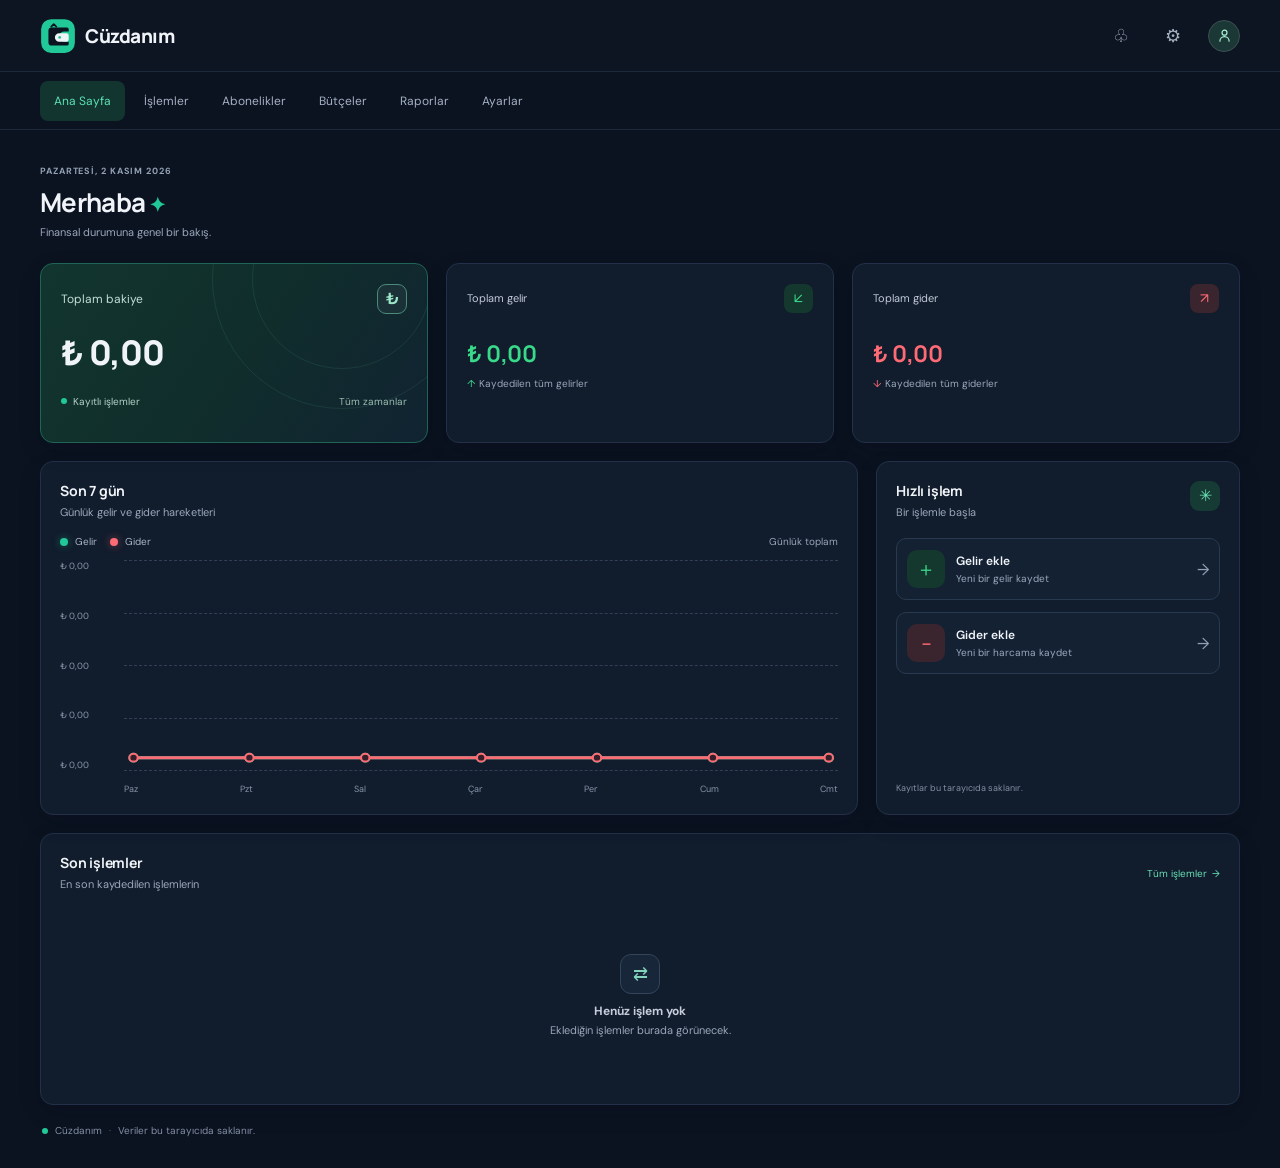
<file: index.html>
<!doctype html>
<html lang="tr">
  <head>
    <meta charset="utf-8" />
    <meta name="viewport" content="width=device-width, initial-scale=1" />
    <meta name="theme-color" content="#0b1220" />
    <meta name="description" content="Cüzdanım kişisel finans dashboard örneği." />
    <title>Cüzdanım | Ana Sayfa</title>
    <script>try { const t = localStorage.getItem('cuzdanim.theme'); if (t === 'dark' || t === 'light') document.documentElement.dataset.theme = t; } catch {}</script>
    <link rel="stylesheet" href="styles.css" />
    <script type="module" src="app.js"></script>
  </head>
  <body>
    <div class="app-shell">
      <header class="topbar">
        <a class="brand" href="#home" aria-label="Cüzdanım ana sayfa">
          <img class="brand-logo" src="assets/images/cuzdanim-logo.svg" alt="" aria-hidden="true" /><span>Cüzdanım</span>
        </a>
        <div class="topbar-actions">
          <button class="icon-button notification-button" type="button" aria-label="Bildirimler" aria-expanded="false" aria-controls="notification-panel"><span aria-hidden="true">♧</span><span class="notification-count" id="notification-count" hidden></span></button>
          <a class="icon-button settings-button" href="#settings" aria-label="Ayarlar">⚙</a>
          <div class="avatar" aria-label="Profil">
            <svg class="avatar-icon" viewBox="0 0 24 24" fill="none" aria-hidden="true">
              <circle cx="12" cy="8" r="3.5" />
              <path d="M5.5 20a6.5 6.5 0 0 1 13 0" />
            </svg>
          </div>
        </div>
        <section class="notification-panel" id="notification-panel" aria-labelledby="notification-title" hidden>
          <div class="notification-panel-heading"><div><h2 id="notification-title">Bildirimler</h2><p id="notification-summary" class="muted">Bildirimler yükleniyor…</p></div><button id="notifications-read-all" type="button" class="notification-read-all" hidden>Tümünü okundu işaretle</button></div>
          <div class="notification-list" id="notification-list" aria-live="polite"><p class="notification-empty">Bildirimler yükleniyor…</p></div>
        </section>
      </header>

      <nav class="desktop-nav" aria-label="Ana navigasyon">
        <a class="active" href="#home" aria-current="page">Ana Sayfa</a>
        <a href="#transactions">İşlemler</a><a href="#subscriptions">Abonelikler</a><a href="#budgets">Bütçeler</a>
        <a href="#reports">Raporlar</a><a href="#settings">Ayarlar</a>
      </nav>

      <main id="home" class="dashboard">
        <section class="welcome-row">
          <div><p class="eyebrow">PAZARTESİ, 2 KASIM 2026</p><h1>Merhaba <span aria-hidden="true">✦</span></h1><p class="muted">Finansal durumuna genel bir bakış.</p></div>
        </section>

        <section class="overview-grid" aria-label="Finansal özet">
          <article class="balance-card">
            <div class="balance-top"><span class="balance-label">Toplam bakiye</span><span class="balance-symbol" aria-hidden="true">₺</span></div>
            <p class="balance-amount" id="dashboard-balance">₺ 0,00</p>
            <div class="balance-bottom"><span><i class="status-dot"></i> Kayıtlı işlemler</span><span class="balance-period">Tüm zamanlar</span></div>
            <div class="balance-orb orb-one"></div><div class="balance-orb orb-two"></div>
          </article>
          <article class="card metric-card income-card">
            <div class="metric-heading"><span>Toplam gelir</span><span class="metric-icon" aria-hidden="true">↙</span></div>
            <p class="metric-value" id="dashboard-income">₺ 0,00</p>
            <p class="metric-caption"><span class="positive-mark">↑</span> Kaydedilen tüm gelirler</p>
          </article>
          <article class="card metric-card expense-card">
            <div class="metric-heading"><span>Toplam gider</span><span class="metric-icon" aria-hidden="true">↗</span></div>
            <p class="metric-value" id="dashboard-expense">₺ 0,00</p>
            <p class="metric-caption"><span class="negative-mark">↓</span> Kaydedilen tüm giderler</p>
          </article>
        </section>

        <section class="main-grid">
          <article class="card chart-card" aria-labelledby="chart-title">
            <div class="section-heading"><div><h2 id="chart-title">Son 7 gün</h2><p class="muted">Günlük gelir ve gider hareketleri</p></div></div>
            <div class="chart-legend"><span class="legend-item"><i class="legend-dot"></i> Gelir</span><span class="legend-item"><i class="legend-dot legend-expense"></i> Gider</span><span class="chart-range">Günlük toplam</span></div>
            <div class="chart-wrap" id="dashboard-chart" role="img" aria-label="Son yedi günlük gelir ve gider grafiği">
              <div class="y-axis"><span>₺ 0,00</span><span>₺ 0,00</span><span>₺ 0,00</span><span>₺ 0,00</span><span>₺ 0,00</span></div>
              <div class="plot">
                <div class="grid-lines" aria-hidden="true"><i></i><i></i><i></i><i></i><i></i></div>
                <svg class="chart-svg" viewBox="0 0 600 190" preserveAspectRatio="none" aria-hidden="true">
                  <defs><linearGradient id="area-fill" x1="0" x2="0" y1="0" y2="1"><stop offset="0%" stop-color="#20c997" stop-opacity=".27"/><stop offset="100%" stop-color="#20c997" stop-opacity="0"/></linearGradient></defs>
                </svg>
                <div class="x-axis" id="dashboard-chart-labels"></div>
              </div>
            </div>
          </article>

          <article class="card quick-card" aria-labelledby="quick-title">
            <div class="section-heading"><div><h2 id="quick-title">Hızlı işlem</h2><p class="muted">Bir işlemle başla</p></div><span class="quick-spark" aria-hidden="true">✳</span></div>
            <button class="quick-action quick-income" type="button" data-transaction="income"><span class="quick-icon" aria-hidden="true">＋</span><span><strong>Gelir ekle</strong><small>Yeni bir gelir kaydet</small></span><span class="quick-arrow" aria-hidden="true">→</span></button>
            <button class="quick-action quick-expense" type="button" data-transaction="expense"><span class="quick-icon" aria-hidden="true">−</span><span><strong>Gider ekle</strong><small>Yeni bir harcama kaydet</small></span><span class="quick-arrow" aria-hidden="true">→</span></button>
            <p class="quick-note">Kayıtlar bu tarayıcıda saklanır.</p>
          </article>
        </section>

        <section class="card transactions-card" id="recent-transactions" aria-labelledby="transactions-title">
          <div class="section-heading"><div><h2 id="transactions-title">Son işlemler</h2><p class="muted">En son kaydedilen işlemlerin</p></div><a class="view-all" href="#transactions">Tüm işlemler <span aria-hidden="true">→</span></a></div>
          <div class="transaction-list" id="dashboard-transactions" aria-live="polite">
            <div class="transactions-empty"><span class="empty-icon" aria-hidden="true">⇄</span><strong>Henüz işlem yok</strong><span>Eklediğin işlemler burada görünecek.</span></div>
          </div>
        </section>
        <footer class="page-footer"><span class="footer-dot"></span> Cüzdanım <span class="footer-separator">·</span> Veriler bu tarayıcıda saklanır.</footer>

        <section class="transactions-view" id="transactions-view" aria-labelledby="all-transactions-title" hidden>
          <div class="transactions-page-heading">
            <div><p class="eyebrow">CÜZDAN HAREKETLERİ</p><h1 id="all-transactions-title">İşlemler</h1><p class="muted">Gelir ve gider kayıtlarını ara, filtrele ve yönet.</p></div>
            <button class="button button-primary transactions-add" type="button" data-transaction="expense">＋ İşlem ekle</button>
          </div>
          <section class="card transactions-toolbar" aria-label="İşlem filtreleri">
            <label class="transactions-search">Ara
              <input id="transactions-search" type="search" placeholder="Açıklama veya kategori" autocomplete="off" />
            </label>
            <label>İşlem türü
              <select id="transactions-type"><option value="all">Tümü</option><option value="income">Gelir</option><option value="expense">Gider</option></select>
            </label>
            <label>Kategori
              <select id="transactions-category"><option value="all">Tüm kategoriler</option></select>
            </label>
            <label>Sıralama
              <select id="transactions-sort"><option value="desc">En yeni</option><option value="asc">En eski</option></select>
            </label>
          </section>
          <section class="card all-transactions-card" aria-label="İşlem listesi">
            <p class="transactions-count" id="transactions-count" aria-live="polite"></p>
            <div class="all-transaction-list" id="all-transactions-list" aria-live="polite"></div>
            <button class="button transactions-load-more" id="transactions-load-more" type="button" hidden>Daha fazla yükle</button>
          </section>
        </section>

        <section class="subscriptions-view" id="subscriptions-view" aria-labelledby="subscriptions-title" hidden>
          <div class="subscriptions-page-heading">
            <div><p class="eyebrow">DÜZENLİ ÖDEMELER</p><h1 id="subscriptions-title">Abonelikler</h1><p class="muted">Aboneliklerini ve yaklaşan ödemelerini yönet.</p></div>
            <button class="button button-primary subscription-add-button" type="button">＋ Abonelik ekle</button>
          </div>
          <p class="subscription-feedback" id="subscriptions-feedback" role="status" aria-live="polite"></p>

          <section class="subscription-summary-grid" aria-label="Abonelik özeti" aria-busy="true">
            <article class="card subscription-summary-card">
              <span>Aylık maliyet</span><strong id="subscription-monthly-cost">—</strong><small>Aktif aboneliklerin aylık karşılığı</small>
            </article>
            <article class="card subscription-summary-card">
              <span>Yıllık maliyet</span><strong id="subscription-yearly-cost">—</strong><small>Aktif aboneliklerin yıllık karşılığı</small>
            </article>
            <article class="card subscription-summary-card subscription-count-card">
              <span>Aktif abonelik</span><strong id="subscription-active-count">—</strong><small>İptal edilmemiş abonelikler</small>
            </article>
          </section>

          <section class="card subscription-section upcoming-section" aria-labelledby="upcoming-title">
            <div class="section-heading"><div><h2 id="upcoming-title">Yaklaşan ödemeler</h2><p class="muted">Vadesi geçen ve önümüzdeki 30 gündeki ödemeler</p></div></div>
            <div class="upcoming-group" id="overdue-payments-group" hidden><h3>Vadesi geçmiş</h3><div class="upcoming-list" id="overdue-payments"></div></div>
            <div class="upcoming-group" id="upcoming-payments-group" hidden><h3>Yaklaşan</h3><div class="upcoming-list" id="upcoming-payments"></div></div>
            <div class="subscription-empty" id="upcoming-empty" hidden>Önümüzdeki 30 gün için ödeme bulunmuyor.</div>
          </section>

          <section class="subscription-section" aria-labelledby="active-subscriptions-title">
            <div class="section-heading subscription-list-heading"><div><h2 id="active-subscriptions-title">Aktif abonelikler</h2><p class="muted">Düzenli ödemelerin ve sonraki vadeleri</p></div></div>
            <div class="subscription-list" id="active-subscriptions" aria-live="polite"><div class="subscription-loading">Abonelikler yükleniyor…</div></div>
          </section>

          <section class="subscription-section cancelled-section" aria-labelledby="cancelled-subscriptions-title">
            <div class="section-heading subscription-list-heading"><div><h2 id="cancelled-subscriptions-title">İptal edilen abonelikler</h2><p class="muted">Ödeme geçmişi korunur</p></div></div>
            <div class="subscription-list" id="cancelled-subscriptions" aria-live="polite"><div class="subscription-loading">Abonelikler yükleniyor…</div></div>
          </section>
        </section>

        <section class="budgets-view" id="budgets-view" aria-labelledby="budgets-title" hidden>
          <div class="budgets-page-heading">
            <div><p class="eyebrow">AYLIK HARCAMA PLANI</p><h1 id="budgets-title">Bütçeler</h1><p class="muted">Kategorilerine göre bu ayki harcamalarını takip et.</p></div>
            <button class="button button-primary budget-add-button" type="button">＋ Bütçe ekle</button>
          </div>
          <p class="budget-feedback" id="budgets-feedback" role="status" aria-live="polite"></p>
          <section class="budget-summary-grid" aria-label="Bütçe özeti" aria-busy="true">
            <article class="card budget-summary-card"><span>Toplam aylık bütçe</span><strong id="budget-total-amount">—</strong></article>
            <article class="card budget-summary-card"><span>Bu ay harcanan</span><strong id="budget-total-spent">—</strong></article>
            <article class="card budget-summary-card"><span>Kalan bütçe</span><strong id="budget-total-remaining">—</strong></article>
          </section>
          <section class="budget-list-section" aria-labelledby="budget-list-title">
            <div class="section-heading"><div><h2 id="budget-list-title">Kategori bütçeleri</h2><p class="muted">Harcamalar mevcut gider kayıtlarından hesaplanır.</p></div></div>
            <div class="budget-list" id="budget-list" aria-live="polite"><div class="budget-loading">Bütçeler yükleniyor…</div></div>
          </section>
        </section>

        <section class="reports-view" id="reports-view" aria-labelledby="reports-title" hidden>
          <div class="reports-page-heading">
            <div><p class="eyebrow">GELİR VE GİDER ANALİZİ</p><h1 id="reports-title">Raporlar</h1><p class="muted">Finansal hareketlerini seçtiğin döneme göre incele.</p></div>
          </div>
          <section class="card reports-filter" aria-label="Rapor tarih filtresi">
            <label for="reports-period">Dönem</label>
            <select id="reports-period">
              <option value="this-month">Bu ay</option>
              <option value="last-month">Geçen ay</option>
              <option value="last-6-months">Son 6 ay</option>
              <option value="last-12-months">Son 12 ay</option>
              <option value="custom">Özel tarih aralığı</option>
            </select>
            <div class="reports-custom-range" id="reports-custom-range" hidden>
              <label>Başlangıç<input id="reports-start-date" type="date" /></label>
              <label>Bitiş<input id="reports-end-date" type="date" /></label>
              <button class="button button-primary" id="reports-apply-range" type="button">Uygula</button>
            </div>
          </section>
          <p class="reports-feedback" id="reports-feedback" role="status" aria-live="polite"></p>
          <section class="reports-summary-grid" aria-label="Finansal özet" aria-busy="true">
            <article class="card report-metric"><span>Toplam gelir</span><strong id="report-income">—</strong><small id="report-income-change">Önceki döneme göre —</small></article>
            <article class="card report-metric"><span>Toplam gider</span><strong id="report-expense">—</strong><small id="report-expense-change">Önceki döneme göre —</small></article>
            <article class="card report-metric"><span>Net tasarruf</span><strong id="report-net">—</strong><small id="report-net-change">Önceki döneme göre —</small></article>
            <article class="card report-metric"><span>Tasarruf oranı</span><strong id="report-savings-rate">—</strong><small>Net tasarruf / toplam gelir</small></article>
          </section>
          <p class="reports-range-label" id="reports-range-label"></p>

          <section class="reports-chart-grid">
            <article class="card report-panel monthly-report-panel">
              <div class="section-heading"><div><h2>Aylık gelir ve gider</h2><p class="muted">Seçilen dönemin aylık toplamları</p></div></div>
              <div class="report-chart-legend"><span><i class="report-legend-income"></i> Gelir</span><span><i class="report-legend-expense"></i> Gider</span></div>
              <div class="report-monthly-chart" id="reports-monthly-chart" aria-label="Aylık gelir gider grafiği"></div>
              <p class="report-chart-empty" id="reports-monthly-empty" hidden>Bu dönemde gelir veya gider kaydı yok.</p>
            </article>
            <article class="card report-panel category-report-panel">
              <div class="section-heading"><div><h2>Gider dağılımı</h2><p class="muted">Kategori bazında seçilen dönem</p></div></div>
              <div class="report-donut-wrap">
                <div class="report-donut" id="reports-donut" role="img" aria-label="Kategori bazında gider dağılımı"><span id="reports-donut-total">₺ 0,00</span><small>Toplam gider</small></div>
              </div>
              <ul class="report-category-legend" id="reports-category-legend"></ul>
              <p class="report-chart-empty" id="reports-category-empty" hidden>Bu dönemde gider kaydı yok.</p>
            </article>
          </section>

          <section class="reports-analysis-grid">
            <article class="card report-panel top-category-panel">
              <div class="section-heading"><div><h2>En çok harcama yapılanlar</h2><p class="muted">İlk 5 kategori ve gider içindeki payı</p></div></div>
              <ol class="report-top-categories" id="reports-top-categories"></ol>
              <p class="report-chart-empty" id="reports-top-empty" hidden>Karşılaştırma için gider kaydı yok.</p>
            </article>
            <article class="card report-panel savings-panel">
              <div class="section-heading"><div><h2>Aylık tasarruf analizi</h2><p class="muted">Gelir ile gider arasındaki fark</p></div></div>
              <strong class="report-period-net" id="reports-period-net">—</strong>
              <div class="report-savings-months" id="reports-savings-months"></div>
              <p class="report-chart-empty" id="reports-savings-empty" hidden>Bu dönemde tasarruf verisi yok.</p>
            </article>
          </section>
        </section>

        <section class="settings-view" id="settings-view" aria-labelledby="settings-title" hidden>
          <div class="settings-page-heading"><div><p class="eyebrow">UYGULAMA TERCİHLERİ</p><h1 id="settings-title">Ayarlar</h1><p class="muted">Görünümü ve cihazındaki verileri yönet.</p></div></div>
          <p class="settings-feedback" id="settings-feedback" role="status" aria-live="polite"></p>
          <section class="card settings-card" aria-labelledby="appearance-title">
            <div class="settings-card-heading"><h2 id="appearance-title">Görünüm</h2><p class="muted">Tema tercihin bu cihazda saklanır.</p></div>
            <label class="settings-field">Tema
              <select id="settings-theme"><option value="dark">Koyu tema</option><option value="light">Açık tema</option></select>
            </label>
          </section>
          <section class="card settings-card" aria-labelledby="data-overview-title">
            <div class="settings-card-heading"><h2 id="data-overview-title">Veri özeti</h2><p class="muted">Bu cihazdaki IndexedDB kayıtları</p></div>
            <dl class="settings-stat-list" id="settings-stat-list" aria-busy="true">
              <div><dt>Toplam işlem</dt><dd id="settings-transaction-count">—</dd></div>
              <div><dt>Aktif abonelik</dt><dd id="settings-subscription-count">—</dd></div>
              <div><dt>Bütçe</dt><dd id="settings-budget-count">—</dd></div>
              <div><dt>Veritabanı sürümü</dt><dd id="settings-database-version">—</dd></div>
              <div><dt>Son yedekleme</dt><dd id="settings-last-backup">Henüz yedek alınmadı</dd></div>
            </dl>
          </section>
          <section class="card settings-card" aria-labelledby="backup-title">
            <div class="settings-card-heading"><h2 id="backup-title">Yedekleme ve geri yükleme</h2><p class="muted">Tüm kayıtların tek bir JSON dosyasına aktarılır.</p></div>
            <div class="settings-action-row">
              <button class="button button-primary" id="backup-export" type="button">Yedeği indir</button>
              <input id="backup-file" class="settings-file-input" type="file" accept="application/json,.json" />
              <label class="button settings-file-label" for="backup-file">JSON yedeği seç</label>
            </div>
            <p class="settings-note">Geri yükleme mevcut uygulama verilerinin tamamını yedekteki kayıtlarla değiştirir. Önce yedek indirmek iyi bir korumadır.</p>
          </section>
          <section class="card settings-card settings-reset-card" aria-labelledby="reset-title">
            <div class="settings-card-heading"><h2 id="reset-title">Tüm verileri sıfırla</h2><p class="muted">Bu işlem geri alınamaz. İşlemler, özel kategoriler, abonelikler, ödeme geçmişi ve bütçeler silinir; varsayılan kategoriler korunur.</p></div>
            <button class="button button-danger" id="data-reset" type="button">Tüm uygulama verilerini sıfırla</button>
          </section>
        </section>
      </main>

      <nav class="mobile-nav" aria-label="Ana navigasyon">
        <a href="#home" aria-current="page"><span aria-hidden="true">⌂</span><small>Ana Sayfa</small></a>
        <a href="#transactions"><span aria-hidden="true">⇄</span><small>İşlemler</small></a>
        <a href="#subscriptions"><span aria-hidden="true">⟳</span><small>Abonelikler</small></a>
        <a href="#budgets"><span aria-hidden="true">▤</span><small>Bütçeler</small></a>
        <a href="#reports"><span aria-hidden="true">▥</span><small>Raporlar</small></a>
        <a href="#settings"><span aria-hidden="true">⚙</span><small>Ayarlar</small></a>
      </nav>

      <dialog class="transaction-dialog" aria-labelledby="dialog-title">
        <form class="dialog-form" novalidate>
          <button class="dialog-close" type="button" aria-label="Kapat">×</button>
          <span class="dialog-icon" aria-hidden="true">＋</span>
          <h2 id="dialog-title">İşlem ekle</h2>
          <p class="muted">Gelir veya gider kaydını cüzdanına ekle.</p>
          <label>İşlem türü
            <select id="transaction-type" name="type" required>
              <option value="income">Gelir</option>
              <option value="expense">Gider</option>
            </select>
          </label>
          <label>Tutar (TL)
            <input id="transaction-amount" name="amount" type="text" inputmode="decimal" autocomplete="off" placeholder="Örn. 1.250,75" required />
          </label>
          <label>Kategori
            <select id="transaction-category" name="categoryId" required>
              <option value="">Kategori seç</option>
            </select>
          </label>
          <label>Tarih<input id="transaction-date" name="date" type="date" required /></label>
          <label>Açıklama<input id="transaction-description" name="description" type="text" maxlength="120" placeholder="Örn. Market alışverişi" autocomplete="off" required /></label>
          <p class="form-feedback" role="status" aria-live="polite"></p>
          <button class="button button-primary dialog-submit" type="submit">İşlemi kaydet</button>
        </form>
      </dialog>
      <dialog class="confirm-dialog" id="delete-confirm-dialog" aria-labelledby="delete-confirm-title">
        <form method="dialog" class="confirm-dialog-content">
          <h2 id="delete-confirm-title">İşlem silinsin mi?</h2>
          <p class="muted">Bu işlem kalıcı olarak silinecek.</p>
          <div class="confirm-actions"><button class="button" value="cancel">Vazgeç</button><button class="button button-danger" value="confirm">İşlemi sil</button></div>
        </form>
      </dialog>
      <dialog class="subscription-dialog" id="subscription-dialog" aria-labelledby="subscription-dialog-title">
        <form class="dialog-form subscription-form" id="subscription-form" novalidate>
          <button class="dialog-close" type="button" aria-label="Kapat">×</button>
          <span class="dialog-icon" aria-hidden="true">⟳</span>
          <h2 id="subscription-dialog-title">Abonelik ekle</h2>
          <p class="muted">Düzenli ödemenin bilgilerini gir.</p>
          <label>Abonelik adı
            <input id="subscription-name" name="name" type="text" maxlength="100" placeholder="Örn. Müzik üyeliği" autocomplete="off" required />
          </label>
          <label>Tutar (TL)
            <input id="subscription-amount" name="amount" type="text" inputmode="decimal" autocomplete="off" placeholder="Örn. 149,90" required />
          </label>
          <label>Ödeme periyodu
            <select id="subscription-period" name="period" required><option value="monthly">Aylık</option><option value="yearly">Yıllık</option></select>
          </label>
          <label>Sonraki ödeme tarihi
            <input id="subscription-next-date" name="nextPaymentDate" type="date" required />
          </label>
          <label>Gider kategorisi
            <select id="subscription-category" name="categoryId" required><option value="">Kategoriler yükleniyor…</option></select>
          </label>
          <p class="form-feedback" id="subscription-form-feedback" role="status" aria-live="polite"></p>
          <button class="button button-primary dialog-submit" id="subscription-submit" type="submit">Aboneliği kaydet</button>
        </form>
      </dialog>
      <dialog class="confirm-dialog" id="subscription-confirm-dialog" aria-labelledby="subscription-confirm-title">
        <form method="dialog" class="confirm-dialog-content">
          <h2 id="subscription-confirm-title">Onay</h2>
          <p class="muted" id="subscription-confirm-message"></p>
          <div class="confirm-actions"><button class="button" value="cancel">Vazgeç</button><button class="button button-primary" id="subscription-confirm-action" value="confirm">Onayla</button></div>
        </form>
      </dialog>
      <dialog class="subscription-dialog budget-dialog" id="budget-dialog" aria-labelledby="budget-dialog-title">
        <form class="dialog-form subscription-form" id="budget-form" novalidate>
          <button class="dialog-close" type="button" aria-label="Kapat">×</button>
          <span class="dialog-icon" aria-hidden="true">▤</span>
          <h2 id="budget-dialog-title">Bütçe ekle</h2>
          <p class="muted">Bir gider kategorisi için aylık sınır belirle.</p>
          <label>Bütçe adı
            <input id="budget-name" name="name" type="text" maxlength="80" placeholder="Örn. Market bütçem" autocomplete="off" required />
          </label>
          <label>Gider kategorisi
            <select id="budget-category" name="categoryId" required><option value="">Kategoriler yükleniyor…</option></select>
          </label>
          <label>Aylık bütçe (TL)
            <input id="budget-amount" name="amount" type="text" inputmode="decimal" autocomplete="off" placeholder="Örn. 5.000,00" required />
          </label>
          <p class="form-feedback" id="budget-form-feedback" role="status" aria-live="polite"></p>
          <button class="button button-primary dialog-submit" id="budget-submit" type="submit">Bütçeyi kaydet</button>
        </form>
      </dialog>
    </div>
  </body>
</html>
</file>
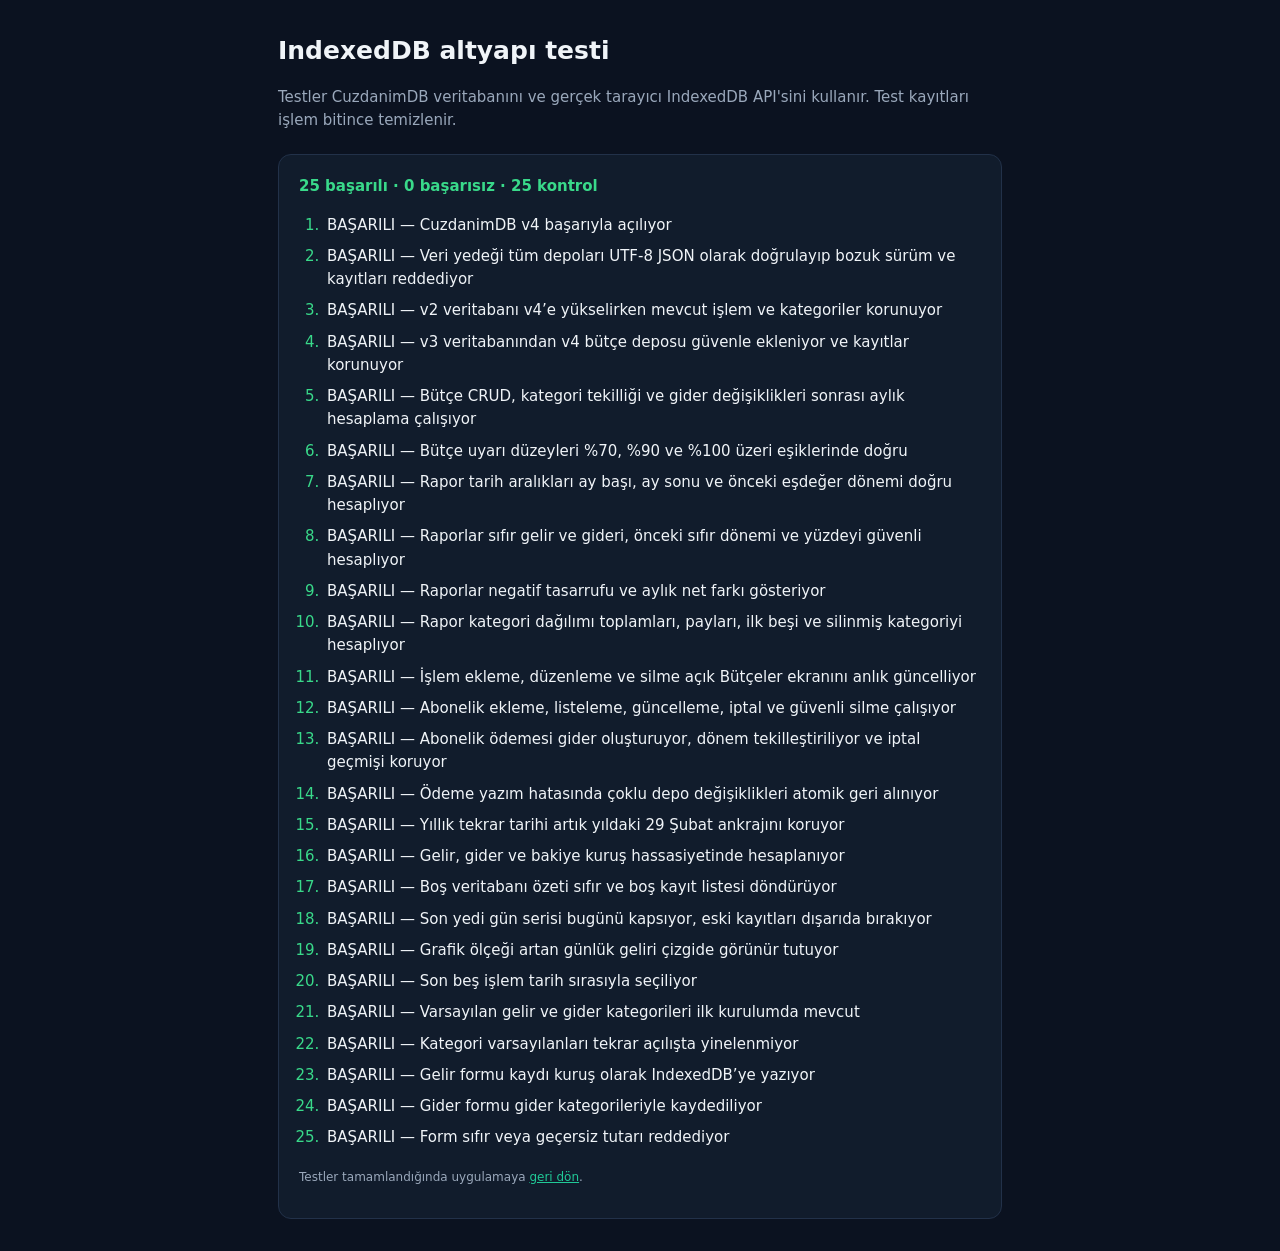
<file: tests/indexeddb.test.html>
<!doctype html>
<html lang="tr">
  <head>
    <meta charset="utf-8" />
    <meta name="viewport" content="width=device-width, initial-scale=1" />
    <meta name="theme-color" content="#0b1220" />
    <title>Cüzdanım | IndexedDB Testi</title>
    <style>
      :root { color-scheme: dark; font: 15px/1.55 system-ui, sans-serif; background: #0b1220; color: #f0f4f8; }
      * { box-sizing: border-box; }
      body { max-width: 760px; margin: 0 auto; padding: 32px 18px; }
      h1 { margin: 0 0 8px; font-size: 25px; }
      p { color: #9aa8bb; }
      .panel { margin-top: 22px; padding: 20px; border: 1px solid #223149; border-radius: 13px; background: #111c2c; }
      #summary { margin: 0 0 14px; color: #20c997; font-weight: 700; }
      ol { display: grid; gap: 8px; padding-left: 25px; }
      li { padding-left: 3px; }
      li.pass::marker { color: #39d98a; }
      li.fail::marker { color: #ff6b75; }
      .note { margin-top: 18px; font-size: 12px; }
      a { color: #20c997; }
      #app-frame { position: fixed; right: 0; bottom: 0; width: 400px; height: 760px; transform: translateX(110%); border: 0; pointer-events: none; opacity: .01; }
    </style>
    <script type="module" src="./indexeddb.test.js"></script>
  </head>
  <body>
    <h1>IndexedDB altyapı testi</h1>
    <p>Testler CuzdanimDB veritabanını ve gerçek tarayıcı IndexedDB API'sini kullanır. Test kayıtları işlem bitince temizlenir.</p>
    <section class="panel" aria-live="polite">
      <p id="summary">Test hazırlanıyor…</p>
      <ol id="results"></ol>
      <p class="note">Testler tamamlandığında uygulamaya <a href="../index.html">geri dön</a>.</p>
    </section>
    <iframe id="app-frame" title="Cüzdanım form entegrasyon testi" src="../index.html"></iframe>
  </body>
</html>
</file>
<file: styles.css>
@import url('https://fonts.googleapis.com/css2?family=DM+Sans:wght@400;500;600;700&family=Manrope:wght@400;500;600;700;800&display=swap');

:root {
  color-scheme: dark;
  --bg: #0b1220;
  --sidebar: #0d1523;
  --surface: #111c2c;
  --surface-raised: #152235;
  --border: #223149;
  --text: #f0f4f8;
  --muted: #8290a5;
  --emerald: #20c997;
  --income: #39d98a;
  --expense: #ff6b75;
  --gutter: 16px;
  font-family: 'DM Sans', sans-serif;
  background: var(--bg);
  color: var(--text);
}

* { box-sizing: border-box; }
html { min-width: 320px; scroll-behavior: smooth; }
body { min-width: 320px; min-height: 100vh; margin: 0; overflow-x: hidden; background: var(--bg); }
button, input { font: inherit; }
button, a { -webkit-tap-highlight-color: transparent; }
a { color: inherit; text-decoration: none; }
button { color: inherit; }
.app-shell { min-height: 100vh; }
.topbar { position: relative; height: 64px; display: flex; align-items: center; justify-content: space-between; padding: 0 var(--gutter); border-bottom: 1px solid #1b293d; background: #0d1523; }
.brand { display: flex; align-items: center; gap: 9px; font: 800 17px 'Manrope', sans-serif; letter-spacing: -.5px; }
.brand-logo { display: block; width: 34px; height: 34px; flex: 0 0 auto; }
.topbar-actions { display: flex; align-items: center; gap: 5px; }
.icon-button { position: relative; display: grid; place-items: center; width: 42px; height: 42px; border: 0; border-radius: 9px; background: transparent; color: #a6b2c2; font-size: 18px; cursor: pointer; }
.notification-count { position: absolute; top: 2px; right: 0; display: grid; min-width: 16px; height: 16px; place-items: center; padding: 0 4px; border: 1px solid #0d1523; border-radius: 9px; background: var(--expense); color: white; font-size: 9px; font-weight: 700; line-height: 1; }
.notification-count[hidden] { display: none; }
.notification-panel { position: absolute; z-index: 20; top: 58px; right: 10px; width: min(390px, calc(100vw - 20px)); max-height: min(72vh, 520px); overflow: auto; padding: 15px; border: 1px solid #2b3a50; border-radius: 13px; background: #111c2c; box-shadow: 0 16px 45px #0008; }
.notification-panel[hidden] { display: none; }
.notification-panel-heading { display: flex; align-items: flex-start; justify-content: space-between; gap: 12px; padding-bottom: 11px; border-bottom: 1px solid #26354a; }
.notification-panel-heading h2 { margin-bottom: 4px; font-size: 15px; }
.notification-read-all, .notification-mark-read { min-height: 44px; padding: 0 9px; border: 1px solid #34445a; border-radius: 8px; background: transparent; color: #a9e8d0; font-size: 11px; cursor: pointer; }
.notification-list { display: grid; gap: 8px; padding-top: 10px; }
.notification-item { display: flex; align-items: flex-start; justify-content: space-between; gap: 10px; padding: 11px; border: 1px solid #2a3950; border-left: 3px solid var(--emerald); border-radius: 9px; background: #152235; }
.notification-item.notification-subscription { border-left-color: #f2bd72; }
.notification-item.is-read { opacity: .65; }
.notification-item strong { display: block; margin-bottom: 4px; color: var(--text); font-size: 11px; }
.notification-item p { margin: 0; color: #aab7c8; font-size: 11px; line-height: 1.45; }
.notification-mark-read { flex: 0 0 auto; }
.notification-mark-read:disabled { border-color: transparent; color: #8290a5; cursor: default; }
.notification-empty, .notification-error { margin: 0; padding: 18px 8px; color: #9aa8bb; font-size: 11px; line-height: 1.5; text-align: center; }
.notification-error { color: var(--expense); }
.avatar { display: grid; place-items: center; width: 32px; height: 32px; margin-left: 4px; border: 1px solid #3a514f; border-radius: 50%; color: #a9f1d4; background: #1b3837; font-size: 10px; font-weight: 700; }
.avatar-icon { width: 17px; height: 17px; stroke: currentColor; stroke-width: 1.7; stroke-linecap: round; }
.desktop-nav { display: none; }
.dashboard { width: min(100%, 1280px); margin: 0 auto; padding: 0 var(--gutter) calc(96px + env(safe-area-inset-bottom)); }
.welcome-row { display: flex; align-items: center; justify-content: space-between; gap: 10px; padding: 24px 0 18px; }
.eyebrow { margin: 0 0 7px; color: #94a2b5; font-size: 9px; font-weight: 700; letter-spacing: .9px; }
h1, h2, p { margin-top: 0; }
h1, h2 { font-family: 'Manrope', sans-serif; }
h1 { margin-bottom: 4px; font-size: clamp(21px, 5.8vw, 26px); letter-spacing: -.7px; }
h1 span { color: var(--emerald); font-size: .75em; }
h2 { margin-bottom: 4px; font-size: 14px; letter-spacing: -.2px; }
.muted { margin: 0; color: #9aa8bb; font-size: 11px; line-height: 1.5; }
.overview-grid { display: grid; grid-template-columns: minmax(0, 1fr) minmax(0, 1fr); gap: 11px; }
.balance-card, .card { min-width: 0; border: 1px solid var(--border); border-radius: 13px; background: var(--surface); box-shadow: 0 8px 25px #0208121a; }
.balance-card { position: relative; grid-column: 1 / -1; min-height: 174px; overflow: hidden; padding: 19px; border-color: #1f6555; background: linear-gradient(125deg, #12352f 0%, #102e2b 49%, #112332 100%); }
.balance-top, .balance-bottom { position: relative; z-index: 1; display: flex; align-items: center; justify-content: space-between; gap: 8px; }
.balance-label { color: #c3ded5; font-size: 12px; }
.balance-symbol { display: grid; place-items: center; width: 30px; height: 30px; border: 1px solid #4c8b78; border-radius: 9px; color: #9be8c9; background: #ffffff0b; font-weight: 700; }
.balance-amount { position: relative; z-index: 1; margin: 12px 0 18px; font: 800 clamp(27px, 8vw, 36px) 'Manrope', sans-serif; letter-spacing: -1.2px; white-space: nowrap; }
.balance-amount span, .metric-value span { font-size: .62em; font-weight: 600; opacity: .82; }
.balance-bottom { color: #b4d3c8; font-size: 10px; }
.balance-bottom > span:first-child { display: inline-flex; align-items: center; gap: 6px; }
.status-dot, .footer-dot { width: 6px; height: 6px; border-radius: 50%; background: var(--emerald); }
.balance-period { color: #9cbcaf; }
.balance-orb { position: absolute; border: 1px solid #66d4ab1b; border-radius: 50%; pointer-events: none; }
.orb-one { top: -115px; right: -45px; width: 260px; height: 260px; }
.orb-two { top: -75px; right: -5px; width: 180px; height: 180px; }
.metric-card { min-height: 132px; padding: 13px; }
.metric-heading { display: flex; align-items: center; justify-content: space-between; gap: 5px; color: #c0cad7; font-size: 11px; }
.metric-icon { display: grid; flex: 0 0 auto; place-items: center; width: 29px; height: 29px; border-radius: 8px; font-size: 14px; }
.income-card .metric-icon { color: var(--income); background: #14372e; }
.expense-card .metric-icon { color: var(--expense); background: #3a252e; }
.metric-value { margin: 13px 0 8px; font: 700 clamp(14px, 4.5vw, 21px) 'Manrope', sans-serif; letter-spacing: -.5px; white-space: nowrap; }
.income-card .metric-value { color: var(--income); }
.expense-card .metric-value { color: var(--expense); }
.metric-caption { margin: 0; color: #9aa8bb; font-size: 9px; line-height: 1.4; }
.positive-mark { color: var(--income); }
.negative-mark { color: var(--expense); }
.main-grid { display: grid; grid-template-columns: minmax(0, 1fr); gap: 12px; margin-top: 12px; }
.chart-card, .quick-card, .transactions-card { padding: 16px 14px; }
.section-heading { display: flex; align-items: flex-start; justify-content: space-between; gap: 10px; }
.chart-legend { display: flex; flex-wrap: wrap; align-items: center; gap: 8px 13px; margin-top: 15px; }
.legend-item { display: inline-flex; align-items: center; gap: 7px; color: #aab6c7; font-size: 10px; }
.legend-dot { width: 8px; height: 8px; border-radius: 50%; background: var(--emerald); box-shadow: 0 0 9px #20c99777; }
.legend-expense { background: var(--expense); box-shadow: 0 0 9px #ff6b7577; }
.chart-range { margin-left: auto; color: #98a6b9; font-size: 10px; }
.chart-wrap { display: flex; height: 185px; min-width: 0; margin-top: 12px; }
.y-axis { display: flex; flex: 0 0 64px; flex-direction: column; justify-content: space-between; padding: 0 7px 24px 0; color: #8796ab; font-size: 9px; }
.plot { position: relative; flex: 1; min-width: 0; height: 100%; }
.grid-lines { position: absolute; inset: 0 0 24px; display: flex; flex-direction: column; justify-content: space-between; }
.grid-lines i { display: block; border-top: 1px dashed #314057; }
.chart-svg { position: absolute; inset: 0 0 24px; width: 100%; height: calc(100% - 24px); overflow: visible; }
.chart-area-fill { fill: url(#area-fill); }
.chart-line { fill: none; stroke: var(--emerald); stroke-width: 3; stroke-linecap: round; stroke-linejoin: round; vector-effect: non-scaling-stroke; }
.chart-line-expense { stroke: var(--expense); }
.chart-area-fill-expense { fill: url(#expense-area-fill); }
.chart-point { fill: #102a29; stroke: var(--emerald); stroke-width: 2; vector-effect: non-scaling-stroke; }
.chart-point-expense { fill: #321f2a; stroke: var(--expense); }
.chart-point.active { fill: var(--emerald); stroke: #d0ffed; stroke-width: 2; }
.x-axis { position: absolute; right: 0; bottom: 0; left: 0; display: flex; justify-content: space-between; gap: 3px; color: #8796ab; font-size: 9px; }
.quick-card { display: flex; flex-direction: column; }
.quick-spark { display: grid; place-items: center; width: 30px; height: 30px; border-radius: 9px; color: #6be0b5; background: #163a34; }
.quick-action { display: flex; align-items: center; gap: 11px; width: 100%; min-height: 62px; margin-top: 12px; padding: 9px 10px; border: 1px solid #293a50; border-radius: 10px; background: #142133; text-align: left; cursor: pointer; }
.quick-income { margin-top: 18px; }
.quick-icon { display: grid; flex: 0 0 auto; place-items: center; width: 38px; height: 38px; border-radius: 10px; color: var(--income); background: #14372e; font-size: 20px; }
.quick-expense .quick-icon { color: var(--expense); background: #3a252e; }
.quick-action > span:nth-child(2) { display: grid; min-width: 0; gap: 3px; }
.quick-action strong { font-size: 12px; font-weight: 600; }
.quick-action small { color: #9aa8bb; font-size: 10px; }
.quick-arrow { margin-left: auto; color: #91a0b4; font-size: 16px; }
.quick-note { margin: auto 0 0; padding-top: 13px; color: #8290a5; font-size: 9px; line-height: 1.5; }
.transactions-card { margin-top: 12px; }
.view-all { display: inline-flex; align-items: center; min-height: 40px; gap: 5px; color: #68dfb5; font-size: 10px; white-space: nowrap; }
.transaction-list { margin-top: 12px; }
.transaction-row { display: grid; grid-template-columns: 38px minmax(0, 1fr) auto; align-items: center; gap: 10px; min-height: 75px; padding: 9px 0; border-top: 1px solid #26354a; }
.transaction-icon { display: grid; place-items: center; width: 38px; height: 38px; border: 1px solid #34445a; border-radius: 11px; background: #172739; font-size: 16px; }
.transaction-icon.groceries, .transaction-icon.coffee { color: #e8bb7a; }
.transaction-icon.salary, .transaction-icon.freelance { color: var(--income); }
.transaction-icon.home { color: #9eb4ff; }
.transaction-info { display: grid; min-width: 0; gap: 4px; }
.transaction-info strong { overflow: hidden; color: #e2e8f0; font-size: 11px; font-weight: 600; text-overflow: ellipsis; white-space: nowrap; }
.transaction-info small { overflow: hidden; color: #9aa8bb; font-size: 9px; text-overflow: ellipsis; white-space: nowrap; }
.transaction-amount { font-size: 10px; font-weight: 600; white-space: nowrap; }
.expense-amount { color: var(--expense); }
.income-amount { color: var(--income); }
.transaction-tag { display: inline-flex; align-items: center; justify-content: center; min-height: 20px; justify-self: start; padding: 1px 7px; border-radius: 6px; font-size: 9px; line-height: 1.2; }
.expense-tag { color: #ff9299; background: #3a252e; }
.income-tag { color: #6de3a7; background: #14372e; }
.transactions-empty { display: flex; min-height: 180px; flex-direction: column; align-items: center; justify-content: center; color: #9aa8bb; text-align: center; font-size: 11px; }
.transactions-empty .empty-icon { display: grid; place-items: center; width: 40px; height: 40px; border: 1px solid #34445a; border-radius: 11px; color: #83d4ba; background: #172739; font-size: 18px; }
.transactions-empty strong { margin: 9px 0 4px; color: #c4cedb; font-size: 12px; }
.page-footer { display: flex; align-items: center; gap: 7px; padding: 18px 2px 0; color: #8290a5; font-size: 9px; line-height: 1.5; }
.footer-dot { flex: 0 0 auto; }
.footer-separator { color: #53637a; }
.mobile-nav { position: fixed; z-index: 10; right: 0; bottom: 0; left: 0; display: grid; grid-template-columns: repeat(6, minmax(0, 1fr)); padding: 5px 4px calc(5px + env(safe-area-inset-bottom)); border-top: 1px solid #2a3950; background: #0d1523f5; backdrop-filter: blur(12px); }
.mobile-nav a { display: flex; min-width: 0; min-height: 54px; flex-direction: column; align-items: center; justify-content: center; gap: 3px; border: 0; border-radius: 8px; background: transparent; color: #a4b1c3; }
.mobile-nav a[aria-current="page"] { color: #5ce1b2; }
.mobile-nav a > span { font-size: 18px; line-height: 1; }
.mobile-nav small { overflow: hidden; max-width: 100%; font-size: 8px; text-overflow: ellipsis; white-space: nowrap; }
.transaction-dialog { width: min(calc(100% - 32px), 420px); max-height: min(88dvh, 720px); overflow: auto; padding: 0; border: 1px solid #34445a; border-radius: 16px; background: var(--surface); color: var(--text); box-shadow: 0 24px 80px #0009; }
.transaction-dialog::backdrop { background: #030812b8; backdrop-filter: blur(4px); }
.dialog-form { position: relative; display: grid; gap: 14px; padding: 26px; }
.dialog-close { position: absolute; top: 12px; right: 12px; width: 40px; height: 40px; border: 0; border-radius: 8px; background: transparent; color: #aab6c7; font-size: 24px; }
.dialog-icon { display: grid; place-items: center; width: 42px; height: 42px; border-radius: 12px; color: var(--emerald); background: #153b35; font-size: 22px; }
.dialog-icon-expense { color: var(--expense); background: #3a252e; }
.dialog-form h2 { margin: 0; font-size: 19px; }
.dialog-form label { display: grid; gap: 7px; color: #b4c0ce; font-size: 11px; }
.dialog-form input, .dialog-form select { width: 100%; min-height: 46px; padding: 0 12px; border: 1px solid #34445a; border-radius: 8px; outline: none; background: #0d1726; color: var(--text); font-size: 14px; }
.dialog-form input:focus, .dialog-form select:focus { border-color: var(--emerald); }
.form-feedback { min-height: 18px; margin: 0; color: #9aa8bb; font-size: 11px; line-height: 1.5; }
.form-feedback.is-success { color: var(--income); }
.form-feedback.is-error { color: var(--expense); }
.dialog-submit { margin-top: 4px; }
.app-notice { position: fixed; z-index: 30; right: 16px; bottom: calc(78px + env(safe-area-inset-bottom)); left: 16px; max-width: 420px; margin: 0 auto; padding: 13px 16px; transform: translateY(10px); border: 1px solid #34445a; border-radius: 10px; background: #172538; color: #e2e9f1; box-shadow: 0 12px 35px #0006; opacity: 0; pointer-events: none; transition: opacity .18s ease, transform .18s ease; font-size: 12px; text-align: center; }
.app-notice.is-visible { transform: translateY(0); opacity: 1; }
.transactions-view[hidden], .dashboard > [hidden] { display: none !important; }
.transactions-page-heading { display: flex; align-items: flex-end; justify-content: space-between; gap: 14px; padding: 24px 0 18px; }
.transactions-page-heading h1 { margin-bottom: 5px; }
.transactions-add { flex: 0 0 auto; min-height: 44px; }
.transactions-toolbar { display: grid; grid-template-columns: repeat(2, minmax(0, 1fr)); gap: 10px; padding: 14px; }
.transactions-toolbar label { display: grid; min-width: 0; gap: 6px; color: #b4c0ce; font-size: 10px; }
.transactions-toolbar .transactions-search { grid-column: 1 / -1; }
.transactions-toolbar input, .transactions-toolbar select { width: 100%; min-width: 0; min-height: 44px; padding: 0 10px; border: 1px solid #34445a; border-radius: 8px; outline: none; background: #0d1726; color: var(--text); font-size: 13px; }
.transactions-toolbar input:focus, .transactions-toolbar select:focus { border-color: var(--emerald); }
.all-transactions-card { margin-top: 12px; padding: 13px 14px; }
.transactions-count { margin: 0; padding: 1px 0 10px; color: #9aa8bb; font-size: 11px; }
.manage-transaction-row { display: grid; grid-template-columns: minmax(0, 1fr) auto; align-items: center; gap: 8px 10px; min-width: 0; padding: 12px 0; border-top: 1px solid #26354a; }
.manage-transaction-info { display: grid; min-width: 0; gap: 4px; }
.manage-transaction-info strong { overflow: hidden; color: #e2e8f0; font-size: 12px; text-overflow: ellipsis; white-space: nowrap; }
.manage-transaction-info span { overflow: hidden; color: #9aa8bb; font-size: 10px; text-overflow: ellipsis; white-space: nowrap; }
.manage-transaction-row > .transaction-amount { justify-self: end; font-size: 12px; }
.manage-transaction-actions { display: flex; grid-column: 1 / -1; justify-content: flex-end; gap: 7px; }
.button { display: inline-flex; align-items: center; justify-content: center; min-height: 44px; padding: 0 13px; border: 1px solid #34445a; border-radius: 8px; background: #142133; color: #dce5ef; font-size: 12px; cursor: pointer; }
.button-primary { border-color: #20c997; background: #20c997; color: #062219; font-weight: 700; }
.transaction-action { min-width: 72px; min-height: 44px; }
.transaction-delete, .button-danger { border-color: #653741; color: #ff9ba2; background: #35242c; }
.transactions-load-more { width: 100%; margin-top: 12px; }
.transactions-load-more[hidden] { display: none; }
.confirm-dialog { width: min(calc(100% - 32px), 400px); padding: 0; border: 1px solid #34445a; border-radius: 14px; background: var(--surface); color: var(--text); box-shadow: 0 24px 80px #0009; }
.confirm-dialog::backdrop { background: #030812b8; backdrop-filter: blur(4px); }
.confirm-dialog-content { padding: 22px; }
.confirm-dialog-content h2 { font-size: 18px; }
.confirm-actions { display: flex; justify-content: flex-end; gap: 8px; margin-top: 18px; }
.subscriptions-view[hidden] { display: none !important; }
.subscriptions-view { display: grid; gap: 16px; padding-top: 22px; }
.subscriptions-page-heading { display: flex; align-items: flex-end; justify-content: space-between; gap: 12px; }
.subscriptions-page-heading h1 { margin-bottom: 5px; }
.subscription-add-button { flex: 0 0 auto; min-height: 44px; }
.subscription-feedback { min-height: 0; margin: -8px 0 0; color: var(--expense); font-size: 12px; line-height: 1.5; }
.subscription-feedback:empty { display: none; }
.subscription-summary-grid { display: grid; grid-template-columns: repeat(2, minmax(0, 1fr)); gap: 10px; }
.subscription-summary-card { display: grid; min-width: 0; min-height: 116px; align-content: start; gap: 7px; padding: 14px; }
.subscription-summary-card > span { color: #b7c3d1; font-size: 11px; }
.subscription-summary-card > strong { overflow: hidden; color: #8ae6c5; font: 700 clamp(17px, 5vw, 23px) 'Manrope', sans-serif; text-overflow: ellipsis; white-space: nowrap; }
.subscription-count-card { grid-column: 1 / -1; }
.subscription-summary-card > small { color: #8796ab; font-size: 9px; line-height: 1.45; }
.subscription-section { min-width: 0; }
.subscription-section > .section-heading { margin-bottom: 11px; }
.upcoming-section { display: grid; gap: 12px; padding: 16px 14px; }
.upcoming-section > .section-heading { margin-bottom: 0; }
.upcoming-group { display: grid; gap: 8px; }
.upcoming-group[hidden] { display: none; }
.upcoming-group h3 { margin: 0; color: #c2cedb; font-size: 11px; font-weight: 700; }
.upcoming-list, .subscription-list { display: grid; min-width: 0; gap: 10px; }
.upcoming-payment-card { display: grid; grid-template-columns: minmax(0, 1fr) auto; align-items: center; gap: 10px; min-width: 0; padding: 12px; border: 1px solid #293a50; border-radius: 11px; background: #142133; }
.upcoming-payment-card.is-overdue { border-color: #693c46; background: linear-gradient(120deg, #2b202b, #172133); }
.upcoming-payment-info { display: grid; min-width: 0; gap: 4px; }
.upcoming-payment-info strong { overflow: hidden; color: #e2e8f0; font-size: 12px; text-overflow: ellipsis; white-space: nowrap; }
.upcoming-payment-info span { overflow: hidden; color: #9aa8bb; font-size: 10px; text-overflow: ellipsis; white-space: nowrap; }
.upcoming-payment-info .upcoming-payment-date { color: #b6c2d0; }
.upcoming-payment-due { display: grid; justify-items: end; gap: 4px; }
.upcoming-payment-due strong { color: var(--text); font-size: 12px; white-space: nowrap; }
.upcoming-payment-due span { color: #a7b4c5; font-size: 10px; text-align: right; }
.is-overdue .upcoming-payment-due span { color: #ff9299; }
.subscription-paid-button { grid-column: 1 / -1; width: 100%; }
.subscription-empty, .subscription-loading, .subscription-error { padding: 18px 10px; color: #9aa8bb; font-size: 11px; text-align: center; }
.subscription-empty[hidden] { display: none; }
.subscription-error { color: #ff9299; }
.subscription-empty-card { display: grid; gap: 5px; padding: 19px 14px; border: 1px dashed #34445a; border-radius: 12px; color: #9aa8bb; font-size: 11px; text-align: center; }
.subscription-empty-card strong { color: #d1d9e4; font-size: 12px; }
.subscription-card { display: grid; min-width: 0; gap: 12px; padding: 15px; }
.subscription-card.is-cancelled { border-color: #2b3546; background: #0f1928; }
.subscription-card-heading { display: flex; align-items: flex-start; justify-content: space-between; gap: 8px; }
.subscription-card-heading h3 { overflow: hidden; margin: 0; color: #e6edf4; font: 700 14px 'Manrope', sans-serif; text-overflow: ellipsis; }
.subscription-status { flex: 0 0 auto; padding: 4px 7px; border-radius: 99px; font-size: 9px; font-weight: 700; }
.subscription-status.is-active { color: #6de3a7; background: #14372e; }
.subscription-status.is-cancelled { color: #aab5c3; background: #273244; }
.subscription-card-amount { color: #8ae6c5; font: 700 20px 'Manrope', sans-serif; }
.is-cancelled .subscription-card-amount { color: #b8c2ce; }
.subscription-card-meta { display: grid; grid-template-columns: repeat(2, minmax(0, 1fr)); gap: 10px 8px; }
.subscription-meta-item { display: grid; min-width: 0; gap: 4px; }
.subscription-meta-item span { color: #8290a5; font-size: 9px; }
.subscription-meta-item strong { overflow: hidden; color: #cbd5e1; font-size: 11px; text-overflow: ellipsis; white-space: nowrap; }
.subscription-card-actions { display: flex; gap: 8px; }
.subscription-card-actions .button { flex: 1; }
.subscription-cancel-button { border-color: #563740; color: #ff9ba2; background: #30232c; }
.subscription-cancelled-date { margin: 0; color: #8997aa; font-size: 10px; }
.subscription-history { border-top: 1px solid #26354a; padding-top: 10px; }
.subscription-history summary { min-height: 32px; color: #aab8c8; font-size: 10px; cursor: pointer; }
.subscription-history ul { display: grid; gap: 8px; margin: 8px 0 0; padding: 0; list-style: none; }
.subscription-history li { display: flex; align-items: center; justify-content: space-between; gap: 8px; color: #9aa8bb; font-size: 10px; }
.subscription-history li strong { flex: 0 0 auto; color: #d8e1eb; font-size: 10px; }
.subscription-history-empty { margin: 4px 0 0; color: #8290a5; font-size: 10px; }
.subscription-dialog { width: min(calc(100% - 28px), 460px); max-height: min(90dvh, 760px); overflow: auto; padding: 0; border: 1px solid #34445a; border-radius: 16px; background: var(--surface); color: var(--text); box-shadow: 0 24px 80px #0009; }
.subscription-dialog::backdrop { background: #030812b8; backdrop-filter: blur(4px); }
.subscription-form { gap: 12px; padding: 22px; }
.subscription-form label { font-size: 11px; }
.subscription-form input, .subscription-form select { min-height: 46px; }
.budgets-view[hidden] { display: none !important; }
.budgets-view { display: grid; gap: 16px; padding-top: 22px; }
.budgets-page-heading { display: flex; align-items: flex-end; justify-content: space-between; gap: 10px; }
.budgets-page-heading h1 { margin-bottom: 5px; }
.budget-add-button { flex: 0 0 auto; min-height: 44px; padding: 0 11px; font-size: 11px; }
.budget-feedback { min-height: 0; margin: -8px 0 0; color: var(--expense); font-size: 12px; line-height: 1.5; }
.budget-feedback:empty { display: none; }
.budget-summary-grid { display: grid; grid-template-columns: repeat(2, minmax(0, 1fr)); gap: 10px; }
.budget-summary-card { display: grid; min-width: 0; min-height: 104px; align-content: start; gap: 8px; padding: 14px; }
.budget-summary-card > span { color: #aebccc; font-size: 10px; line-height: 1.35; }
.budget-summary-card > strong { overflow: hidden; color: #8ae6c5; font: 700 clamp(17px, 4.8vw, 22px) 'Manrope', sans-serif; text-overflow: ellipsis; white-space: nowrap; }
.budget-summary-card:nth-child(2) > strong { color: #ff9a9f; }
.budget-list-section { min-width: 0; }
.budget-list-section > .section-heading { margin-bottom: 11px; }
.budget-list { display: grid; min-width: 0; gap: 11px; }
.budget-card { display: grid; min-width: 0; gap: 14px; padding: 15px; }
.budget-card-heading { display: flex; align-items: flex-start; justify-content: space-between; gap: 10px; }
.budget-card-heading > div { display: grid; min-width: 0; gap: 4px; }
.budget-category-name { color: #8290a5; font-size: 10px; }
.budget-card-heading h3 { overflow: hidden; margin: 0; color: #e6edf4; font: 700 14px 'Manrope', sans-serif; text-overflow: ellipsis; }
.budget-status { flex: 0 0 auto; padding: 5px 8px; border-radius: 99px; color: #7de1b5; background: #14372e; font-size: 9px; font-weight: 700; }
.budget-warning .budget-status { color: #f7ce82; background: #3b3322; }
.budget-critical .budget-status, .budget-exceeded .budget-status { color: #ff9ba2; background: #38232d; }
.budget-exceeded { border-color: #673d49; }
.budget-figures { display: grid; grid-template-columns: repeat(3, minmax(0, 1fr)); gap: 7px; }
.budget-figure { display: grid; min-width: 0; gap: 5px; }
.budget-figure span { color: #8290a5; font-size: 9px; }
.budget-figure strong { overflow: hidden; color: #dce5ef; font-size: clamp(10px, 2.9vw, 12px); text-overflow: ellipsis; white-space: nowrap; }
.budget-figure:first-child strong { color: #ff9a9f; }
.budget-figure:last-child strong { color: #8ae6c5; }
.budget-progress-label { display: flex; align-items: center; justify-content: space-between; gap: 8px; color: #aebccc; font-size: 10px; }
.budget-progress { height: 9px; overflow: hidden; border-radius: 99px; background: #26354a; }
.budget-progress > span { display: block; height: 100%; border-radius: inherit; background: linear-gradient(90deg, #1eb989, #62e4b6); transition: width .2s ease; }
.budget-warning .budget-progress > span { background: linear-gradient(90deg, #c99a42, #f1c766); }
.budget-critical .budget-progress > span, .budget-exceeded .budget-progress > span { background: linear-gradient(90deg, #db5967, #ff8d91); }
.budget-card-actions { display: flex; justify-content: flex-end; gap: 8px; }
.budget-card-actions .button { min-width: 76px; min-height: 44px; }
.budget-delete-button { border-color: #563740; color: #ff9ba2; background: #30232c; }
.budget-empty-card, .budget-loading, .budget-error { display: grid; gap: 6px; padding: 22px 14px; border: 1px dashed #34445a; border-radius: 12px; color: #9aa8bb; font-size: 11px; text-align: center; }
.budget-empty-card strong { color: #d1d9e4; font-size: 13px; }
.budget-error { border-style: solid; border-color: #693c46; color: #ff9299; }
.budget-dialog { max-height: min(90dvh, 700px); }
.reports-view[hidden] { display: none !important; }
.reports-view { display: grid; min-width: 0; gap: 15px; padding-top: 22px; }
.reports-page-heading h1 { margin-bottom: 5px; }
.reports-filter { display: grid; gap: 8px; padding: 14px; }
.reports-filter > label, .reports-custom-range label { color: #aebccc; font-size: 10px; }
.reports-filter select, .reports-custom-range input { width: 100%; min-height: 44px; padding: 0 11px; border: 1px solid #34445a; border-radius: 8px; background: #0e1928; color: var(--text); font: inherit; font-size: 12px; }
.reports-custom-range { display: grid; gap: 8px; padding-top: 4px; }
.reports-custom-range[hidden] { display: none; }
.reports-custom-range label { display: grid; gap: 6px; }
.reports-custom-range .button { min-height: 44px; }
.reports-feedback { margin: 0; color: var(--expense); font-size: 12px; line-height: 1.5; }
.reports-feedback:empty { display: none; }
.reports-summary-grid { display: grid; grid-template-columns: repeat(2, minmax(0, 1fr)); gap: 9px; }
.report-metric { display: grid; min-width: 0; min-height: 110px; align-content: start; gap: 7px; padding: 13px; }
.report-metric > span { color: #aebccc; font-size: 10px; }
.report-metric > strong { overflow: hidden; color: #8ae6c5; font: 700 clamp(16px, 4.4vw, 21px) 'Manrope', sans-serif; text-overflow: ellipsis; white-space: nowrap; }
.report-metric:nth-child(2) > strong, .report-metric > strong.is-negative { color: #ff9299; }
.report-metric > small { color: #8290a5; font-size: 9px; line-height: 1.45; }
.report-metric .change-positive { color: #70dca8; }
.report-metric .change-negative { color: #ff9299; }
.report-metric .change-neutral { color: #9aa8bb; }
.reports-range-label { margin: -5px 0 0; color: #8290a5; font-size: 10px; }
.reports-chart-grid, .reports-analysis-grid { display: grid; min-width: 0; gap: 12px; }
.report-panel { min-width: 0; padding: 15px 13px; }
.report-chart-legend { display: flex; gap: 14px; margin-top: 12px; color: #9aa8bb; font-size: 10px; }
.report-chart-legend span { display: inline-flex; align-items: center; gap: 6px; }
.report-chart-legend i, .report-category-label i { display: inline-block; flex: 0 0 auto; width: 8px; height: 8px; border-radius: 50%; }
.report-legend-income { background: var(--income); }
.report-legend-expense { background: var(--expense); }
.report-monthly-chart { display: grid; grid-auto-columns: minmax(60px, 1fr); grid-auto-flow: column; gap: 7px; min-width: 0; min-height: 170px; margin-top: 13px; overflow-x: auto; overscroll-behavior-inline: contain; }
.report-month-column { display: grid; grid-template-rows: 104px auto auto; justify-items: center; gap: 5px; min-width: 0; }
.report-month-bars { display: flex; align-items: end; justify-content: center; gap: 5px; width: 100%; height: 100%; padding: 4px 6px; border-bottom: 1px solid #34445a; background: repeating-linear-gradient(to bottom, transparent 0, transparent 24px, #26354a 25px); }
.report-month-bar { align-self: end; flex: 1; max-width: 22px; min-height: 2px; border-radius: 4px 4px 0 0; }
.report-income-bar { background: linear-gradient(180deg, #5ce1a2, #16885d); }
.report-expense-bar { background: linear-gradient(180deg, #ff9299, #b63d54); }
.report-month-label { overflow: hidden; max-width: 100%; color: #aebccc; font-size: 9px; text-overflow: ellipsis; white-space: nowrap; }
.report-month-values { width: 100%; overflow: hidden; color: #74839a; font-size: 7px; text-align: center; text-overflow: ellipsis; white-space: nowrap; }
.report-chart-empty, .report-loading, .report-error { margin: 12px 0 0; padding: 12px 8px; color: #9aa8bb; font-size: 10px; text-align: center; }
.report-error { color: #ff9299; }
.report-chart-empty[hidden] { display: none; }
.report-donut-wrap { display: grid; place-items: center; padding: 16px 0 12px; }
.report-donut { position: relative; display: grid; width: 158px; aspect-ratio: 1; place-content: center; border-radius: 50%; background: #26354a; text-align: center; }
.report-donut::before { position: absolute; inset: 16px; border-radius: inherit; background: var(--surface); content: ''; }
.report-donut > span, .report-donut > small { position: relative; z-index: 1; }
.report-donut > span { max-width: 120px; overflow: hidden; color: #e8eef5; font: 700 14px 'Manrope', sans-serif; text-overflow: ellipsis; white-space: nowrap; }
.report-donut > small { margin-top: 4px; color: #8290a5; font-size: 9px; }
.report-category-legend { display: grid; max-height: 220px; gap: 8px; overflow: auto; margin: 0; padding: 0; list-style: none; }
.report-category-legend li { display: flex; align-items: center; justify-content: space-between; gap: 8px; min-width: 0; color: #aebccc; font-size: 10px; }
.report-category-label { display: inline-flex; align-items: center; gap: 7px; min-width: 0; }
.report-category-label > span { overflow: hidden; text-overflow: ellipsis; white-space: nowrap; }
.report-category-legend li > strong { flex: 0 0 auto; color: #e0e7ef; font-size: 9px; }
.report-top-categories { display: grid; gap: 10px; margin: 12px 0 0; padding-left: 25px; }
.report-top-categories li { display: grid; grid-template-columns: minmax(0, 1fr) auto; align-items: center; gap: 3px 8px; padding: 0 0 9px; border-bottom: 1px solid #26354a; color: #cbd5e1; font-size: 11px; }
.report-top-categories li::marker { color: var(--emerald); font-weight: 700; }
.report-top-categories li > span { overflow: hidden; text-overflow: ellipsis; white-space: nowrap; }
.report-top-categories li > strong { color: #ff9ba2; font-size: 11px; white-space: nowrap; }
.report-top-categories li > small { grid-column: 1 / -1; color: #8290a5; font-size: 9px; }
.report-period-net { display: block; margin: 14px 0 12px; color: #70dca8; font: 700 21px 'Manrope', sans-serif; }
.report-period-net.is-negative { color: #ff9299; }
.report-savings-months { display: grid; gap: 10px; }
.report-saving-row { display: grid; grid-template-columns: 38px minmax(40px, 1fr) auto; align-items: center; gap: 7px; color: #9aa8bb; font-size: 9px; }
.report-saving-row > strong { color: #70dca8; font-size: 9px; white-space: nowrap; }
.report-saving-row.is-negative > strong { color: #ff9299; }
.report-saving-track { height: 7px; overflow: hidden; border-radius: 99px; background: #26354a; }
.report-saving-track > span { display: block; height: 100%; border-radius: inherit; background: var(--income); }
.report-saving-row.is-negative .report-saving-track > span { background: var(--expense); }

@media (min-width: 390px) {
  :root { --gutter: 20px; }
  .metric-card { padding: 15px; }
  .metric-value { font-size: 20px; }
  .chart-card, .quick-card, .transactions-card { padding-right: 17px; padding-left: 17px; }
  .transaction-row { grid-template-columns: 40px minmax(0, 1fr) auto; gap: 12px; }
  .transaction-amount { font-size: 11px; }
}

@media (min-width: 700px) {
  :root { --gutter: 28px; }
  .topbar { height: 72px; padding: 0 var(--gutter); }
  .brand { font-size: 19px; }
  .brand-logo { width: 36px; height: 36px; }
  .topbar-actions { gap: 10px; }
  .desktop-nav { display: flex; align-items: center; gap: 5px; max-width: 1280px; height: 54px; margin: 0 auto; padding: 0 var(--gutter); border-bottom: 1px solid #1b293d; }
  .desktop-nav a { display: inline-flex; align-items: center; min-height: 40px; padding: 0 14px; border: 0; border-radius: 8px; background: transparent; color: #a4b1c3; font-size: 12px; }
  .desktop-nav a.active { color: #5ce1b2; background: #12352f; }
  .dashboard { padding-bottom: 30px; }
  .app-notice { right: 24px; bottom: 24px; left: auto; }
  .mobile-nav { display: none; }
  .welcome-row { padding: 30px 0 22px; }
  .overview-grid { grid-template-columns: minmax(1.4fr, 1.6fr) repeat(2, minmax(0, 1fr)); gap: 14px; }
  .balance-card { grid-column: auto; min-height: 160px; padding: 17px; }
  .balance-amount { margin: 11px 0 16px; font-size: clamp(27px, 4vw, 34px); }
  .metric-card { min-height: 160px; padding: 16px; }
  .metric-value { margin-top: 20px; font-size: clamp(17px, 2.6vw, 22px); }
  .metric-caption { font-size: 10px; }
  .main-grid { grid-template-columns: minmax(0, 1.65fr) minmax(230px, .85fr); gap: 14px; margin-top: 14px; }
  .chart-card, .quick-card, .transactions-card { padding: 19px; }
  .chart-wrap { height: 210px; }
  .transaction-row { grid-template-columns: 40px minmax(0, 1fr) auto; min-height: 75px; }
  .transaction-info strong { font-size: 12px; }
  .transaction-info small { font-size: 10px; }
  .transaction-amount { font-size: 12px; }
  .page-footer { font-size: 10px; }
  .transactions-page-heading { padding: 32px 0 22px; }
  .transactions-toolbar { grid-template-columns: minmax(220px, 1.5fr) repeat(3, minmax(140px, 1fr)); align-items: end; gap: 12px; padding: 18px; }
  .transactions-toolbar .transactions-search { grid-column: auto; }
  .all-transactions-card { margin-top: 14px; padding: 18px 20px; }
  .manage-transaction-row { grid-template-columns: minmax(0, 1fr) minmax(140px, auto) auto; gap: 16px; min-height: 68px; }
  .manage-transaction-actions { grid-column: auto; }
  .manage-transaction-info strong { font-size: 13px; }
  .manage-transaction-info span { font-size: 11px; }
  .manage-transaction-row > .transaction-amount { font-size: 13px; }
  .transactions-load-more { display: flex; width: auto; min-width: 180px; margin: 14px auto 0; }
  .subscriptions-view { gap: 19px; padding-top: 32px; }
  .subscription-summary-grid { grid-template-columns: repeat(3, minmax(0, 1fr)); gap: 14px; }
  .subscription-summary-card, .subscription-count-card { grid-column: auto; min-height: 130px; padding: 17px; }
  .subscription-summary-card > strong { font-size: clamp(18px, 2vw, 25px); }
  .upcoming-section { gap: 14px; padding: 20px; }
  .upcoming-payment-card { grid-template-columns: minmax(0, 1fr) auto auto; min-height: 86px; gap: 16px; padding: 14px 16px; }
  .subscription-paid-button { grid-column: auto; min-width: 92px; }
  .subscription-list { grid-template-columns: repeat(2, minmax(0, 1fr)); gap: 14px; }
  .subscription-card { min-height: 240px; padding: 18px; }
  .subscription-card-actions { margin-top: auto; }
  .cancelled-section .subscription-card { min-height: 220px; }
  .subscription-dialog { width: min(calc(100% - 40px), 500px); }
  .subscription-form { padding: 26px; }
  .budgets-view { gap: 19px; padding-top: 32px; }
  .budget-summary-grid { grid-template-columns: repeat(3, minmax(0, 1fr)); gap: 14px; }
  .budget-summary-card { min-height: 120px; padding: 17px; }
  .budget-list { grid-template-columns: repeat(2, minmax(0, 1fr)); gap: 14px; }
  .budget-card { min-height: 232px; padding: 18px; }
  .budget-card-actions { margin-top: auto; }
  .budget-summary-card > strong { font-size: clamp(18px, 2vw, 25px); }
  .reports-view { gap: 19px; padding-top: 32px; }
  .reports-filter { grid-template-columns: minmax(130px, 1fr) 2fr; align-items: center; gap: 10px 14px; padding: 16px 18px; }
  .reports-custom-range { grid-column: 1 / -1; grid-template-columns: repeat(2, minmax(0, 1fr)) auto; align-items: end; gap: 12px; }
  .reports-summary-grid { grid-template-columns: repeat(4, minmax(0, 1fr)); gap: 14px; }
  .report-metric { min-height: 126px; padding: 17px; }
  .report-metric > strong { font-size: clamp(17px, 2vw, 23px); }
  .reports-chart-grid, .reports-analysis-grid { grid-template-columns: minmax(0, 1.2fr) minmax(0, .8fr); gap: 14px; }
  .report-panel { padding: 19px; }
  .report-monthly-chart { grid-auto-columns: minmax(48px, 1fr); min-height: 205px; }
  .report-month-column { grid-template-rows: 132px auto auto; }
  .report-month-values { font-size: 8px; }
}

@media (min-width: 1000px) {
  :root { --gutter: 40px; }
  .topbar { padding: 0 max(var(--gutter), calc((100vw - 1200px) / 2)); }
  .desktop-nav { height: 58px; }
  .welcome-row { padding-top: 35px; }
  .overview-grid { gap: 16px; }
  .balance-card { min-height: 180px; padding: 21px; }
  .balance-amount { margin: 15px 0 20px; font-size: 36px; }
  .metric-card { min-height: 180px; padding: 20px; }
  .metric-value { margin-top: 26px; font-size: 23px; }
  .main-grid { grid-template-columns: minmax(0, 1.8fr) minmax(280px, .8fr); gap: 16px; margin-top: 16px; }
  .chart-wrap { height: 235px; }
  .transactions-card { margin-top: 16px; }
  .transaction-row { min-height: 72px; }
}

@media (min-width: 1024px) {
  .overview-grid { grid-template-columns: repeat(3, minmax(0, 1fr)); gap: 18px; }
  .balance-card, .metric-card { height: 180px; min-height: 0; padding: 20px; }
  .balance-amount { font-size: 34px; }
  .metric-value { margin-top: 24px; }
  .main-grid { gap: 18px; margin-top: 18px; }
  .transactions-card { margin-top: 18px; }
}

@media (prefers-reduced-motion: reduce) {
  *, *::before, *::after { scroll-behavior: auto !important; transition-duration: .01ms !important; }
}

.settings-view[hidden] { display: none !important; }
.settings-view { display: grid; min-width: 0; gap: 14px; padding-top: 22px; }
.settings-page-heading h1 { margin-bottom: 5px; }
.settings-feedback { margin: 0; color: var(--expense); font-size: 12px; line-height: 1.5; }
.settings-feedback:empty { display: none; }
.settings-feedback.is-success { color: var(--income); }
.settings-feedback.is-error { color: var(--expense); }
.settings-feedback.is-loading { color: var(--muted); }
.settings-card { display: grid; min-width: 0; gap: 15px; padding: 17px 15px; }
.settings-card-heading { display: grid; gap: 5px; }
.settings-card-heading h2 { margin: 0; color: var(--text); font-size: 15px; }
.settings-card-heading .muted { max-width: 720px; }
.settings-field { display: grid; gap: 7px; color: #b4c0ce; font-size: 11px; }
.settings-field select { width: 100%; min-height: 46px; padding: 0 12px; border: 1px solid #34445a; border-radius: 8px; background: #0d1726; color: var(--text); font: inherit; font-size: 13px; }
.settings-stat-list { display: grid; gap: 0; margin: 0; }
.settings-stat-list[aria-busy="true"] { opacity: .65; }
.settings-stat-list > div { display: flex; align-items: center; justify-content: space-between; gap: 12px; min-height: 42px; border-bottom: 1px solid #26354a; }
.settings-stat-list > div:last-child { border-bottom: 0; }
.settings-stat-list dt { color: #aebccc; font-size: 11px; }
.settings-stat-list dd { margin: 0; color: #e3ebf4; font-size: 12px; font-weight: 700; text-align: right; }
.settings-action-row { display: grid; gap: 9px; }
.settings-action-row > .button, .settings-file-label { display: inline-flex; align-items: center; justify-content: center; min-height: 46px; }
.settings-file-label { cursor: pointer; }
.settings-file-input { position: absolute; width: 1px; height: 1px; overflow: hidden; clip: rect(0, 0, 0, 0); white-space: nowrap; clip-path: inset(50%); }
.settings-file-input:focus-visible + .settings-file-label { outline: 2px solid var(--emerald); outline-offset: 3px; }
.settings-note { margin: 0; color: #8290a5; font-size: 10px; line-height: 1.5; }
.settings-reset-card { border-color: #49313b; }
.settings-reset-card .button-danger { min-height: 46px; }

:root[data-theme="light"] {
  color-scheme: light;
  --bg: #f1f4f8;
  --sidebar: #ffffff;
  --surface: #ffffff;
  --surface-raised: #f6f8fb;
  --border: #d9e1eb;
  --text: #182638;
  --muted: #5e6c7e;
}
:root[data-theme="light"] body { background: var(--bg); color: var(--text); }
:root[data-theme="light"] .topbar, :root[data-theme="light"] .desktop-nav, :root[data-theme="light"] .mobile-nav { border-color: #dce3ec; background: #ffffffee; }
:root[data-theme="light"] .notification-panel { border-color: #d8e0ea; background: #fff; box-shadow: 0 16px 45px #20304a2a; }
:root[data-theme="light"] .notification-panel-heading { border-color: #e1e7ef; }
:root[data-theme="light"] .notification-item { border-color: #dfe5ed; background: #f7f9fc; }
:root[data-theme="light"] .notification-item strong { color: #25374c; }
:root[data-theme="light"] .notification-item p, :root[data-theme="light"] .notification-empty { color: #68778a; }
:root[data-theme="light"] .notification-read-all, :root[data-theme="light"] .notification-mark-read { border-color: #cbd5e1; color: #087b5b; }
:root[data-theme="light"] .icon-button { color: #526277; }
:root[data-theme="light"] .avatar { border-color: #c9d8d2; color: #17654d; background: #e5f3ed; }
:root[data-theme="light"] .desktop-nav a, :root[data-theme="light"] .mobile-nav a { color: #4e5d70; }
:root[data-theme="light"] .desktop-nav a.active { color: #087b5b; background: #e1f4ed; }
:root[data-theme="light"] .mobile-nav a[aria-current="page"] { color: #087b5b; }
:root[data-theme="light"] .brand, :root[data-theme="light"] h1, :root[data-theme="light"] h2 { color: #182638; }
:root[data-theme="light"] .muted, :root[data-theme="light"] .eyebrow { color: #657487; }
:root[data-theme="light"] .card { border-color: #d9e1eb; background: #ffffff; box-shadow: 0 7px 22px #20344d0c; }
:root[data-theme="light"] .balance-card { border-color: #aad9c7; background: linear-gradient(125deg, #e0f5ec, #f0f8f4 56%, #edf4f6); }
:root[data-theme="light"] .balance-label { color: #395e51; }
:root[data-theme="light"] .balance-amount { color: #153e32; }
:root[data-theme="light"] .balance-symbol { border-color: #a3cdbb; color: #12674c; background: #ffffffaa; }
:root[data-theme="light"] .metric-card, :root[data-theme="light"] .transactions-card, :root[data-theme="light"] .chart-card, :root[data-theme="light"] .quick-card { background: #ffffff; }
:root[data-theme="light"] .metric-heading, :root[data-theme="light"] .metric-caption, :root[data-theme="light"] .chart-range, :root[data-theme="light"] .legend-item, :root[data-theme="light"] .quick-label { color: #637286; }
:root[data-theme="light"] .income-card .metric-value { color: #13845f; }
:root[data-theme="light"] .expense-card .metric-value { color: #c24357; }
:root[data-theme="light"] .quick-action { border-color: #d7e0e9; background: #f5f8fb; color: #26384d; }
:root[data-theme="light"] .quick-action small, :root[data-theme="light"] .quick-arrow { color: #637286; }
:root[data-theme="light"] .grid-lines i { border-color: #dce3eb; }
:root[data-theme="light"] .transaction-row, :root[data-theme="light"] .manage-transaction-row, :root[data-theme="light"] .subscription-card, :root[data-theme="light"] .budget-card { border-color: #e0e6ee; background: #f8fafc; }
:root[data-theme="light"] .transaction-info strong, :root[data-theme="light"] .manage-transaction-info strong, :root[data-theme="light"] .subscription-card-heading h3, :root[data-theme="light"] .budget-card-heading h3 { color: #1e2d40; }
:root[data-theme="light"] .transaction-info small, :root[data-theme="light"] .manage-transaction-info span, :root[data-theme="light"] .subscription-meta-item span, :root[data-theme="light"] .budget-figure span { color: #66758a; }
:root[data-theme="light"] .transaction-amount, :root[data-theme="light"] .budget-figure strong, :root[data-theme="light"] .subscription-meta-item strong { color: #26384d; }
:root[data-theme="light"] .subscription-section .section-heading h2, :root[data-theme="light"] .budget-list-section .section-heading h2 { color: #1b2b3f; }
:root[data-theme="light"] .upcoming-payment-card, :root[data-theme="light"] .subscription-card.is-cancelled { border-color: #dce4ed; background: #f7f9fc; }
:root[data-theme="light"] .upcoming-payment-info strong, :root[data-theme="light"] .upcoming-payment-due strong, :root[data-theme="light"] .report-donut > span { color: #1d2b3d; }
:root[data-theme="light"] .upcoming-payment-info span, :root[data-theme="light"] .upcoming-payment-due span, :root[data-theme="light"] .subscription-status.is-cancelled { color: #657487; }
:root[data-theme="light"] .subscription-history, :root[data-theme="light"] .settings-stat-list > div, :root[data-theme="light"] .report-top-categories li { border-color: #dfe5ed; }
:root[data-theme="light"] .subscription-history summary, :root[data-theme="light"] .subscription-history li, :root[data-theme="light"] .report-category-legend li, :root[data-theme="light"] .report-top-categories li { color: #4e5e72; }
:root[data-theme="light"] .subscription-history li strong, :root[data-theme="light"] .report-category-legend li > strong, :root[data-theme="light"] .settings-stat-list dd { color: #25374c; }
:root[data-theme="light"] .subscription-history-empty, :root[data-theme="light"] .report-month-label, :root[data-theme="light"] .report-month-values, :root[data-theme="light"] .report-chart-empty, :root[data-theme="light"] .settings-note { color: #68778a; }
:root[data-theme="light"] .report-donut::before { background: #ffffff; }
:root[data-theme="light"] .report-month-bars { border-color: #cfd8e3; background: repeating-linear-gradient(to bottom, transparent 0, transparent 24px, #e3e8ef 25px); }
:root[data-theme="light"] .report-saving-track, :root[data-theme="light"] .budget-progress { background: #e4e9ef; }
:root[data-theme="light"] .settings-field, :root[data-theme="light"] .settings-stat-list dt { color: #536378; }
:root[data-theme="light"] .settings-field select, :root[data-theme="light"] .reports-filter select, :root[data-theme="light"] .reports-custom-range input, :root[data-theme="light"] .dialog-form input, :root[data-theme="light"] .dialog-form select { border-color: #cbd5e1; background: #ffffff; color: #1c2c40; }
:root[data-theme="light"] .transactions-toolbar label, :root[data-theme="light"] .settings-field { color: #536378; }
:root[data-theme="light"] .transactions-toolbar input, :root[data-theme="light"] .transactions-toolbar select { border-color: #cbd5e1; background: #ffffff; color: #1c2c40; }
:root[data-theme="light"] .button:not(.button-primary):not(.button-danger) { border-color: #cbd5e1; background: #f4f7fa; color: #26384d; }
:root[data-theme="light"] .button-primary { border-color: #20a982; background: #20a982; color: #ffffff; }
:root[data-theme="light"] .button-danger { border-color: #c95c69; background: #fff0f1; color: #a42d3c; }
:root[data-theme="light"] .transaction-dialog, :root[data-theme="light"] .subscription-dialog, :root[data-theme="light"] .confirm-dialog { border-color: #d2dce8; background: #ffffff; color: #182638; }
:root[data-theme="light"] .dialog-form label, :root[data-theme="light"] .form-feedback, :root[data-theme="light"] .confirm-dialog-content .muted { color: #596a7f; }
:root[data-theme="light"] .report-panel .section-heading h2, :root[data-theme="light"] .settings-card-heading h2 { color: #1c2c40; }
:root[data-theme="light"] .settings-reset-card { border-color: #edcbd0; }
:root[data-theme="light"] .settings-reset-card .muted { color: #765b62; }
:root[data-theme="light"] .settings-stat-list { border-color: #dfe5ed; }
:root[data-theme="light"] .transactions-empty, :root[data-theme="light"] .transactions-empty strong, :root[data-theme="light"] .subscription-empty-card, :root[data-theme="light"] .budget-empty-card { color: #657487; }
:root[data-theme="light"] .transactions-empty strong, :root[data-theme="light"] .subscription-empty-card strong, :root[data-theme="light"] .budget-empty-card strong { color: #25374c; }
</file>
